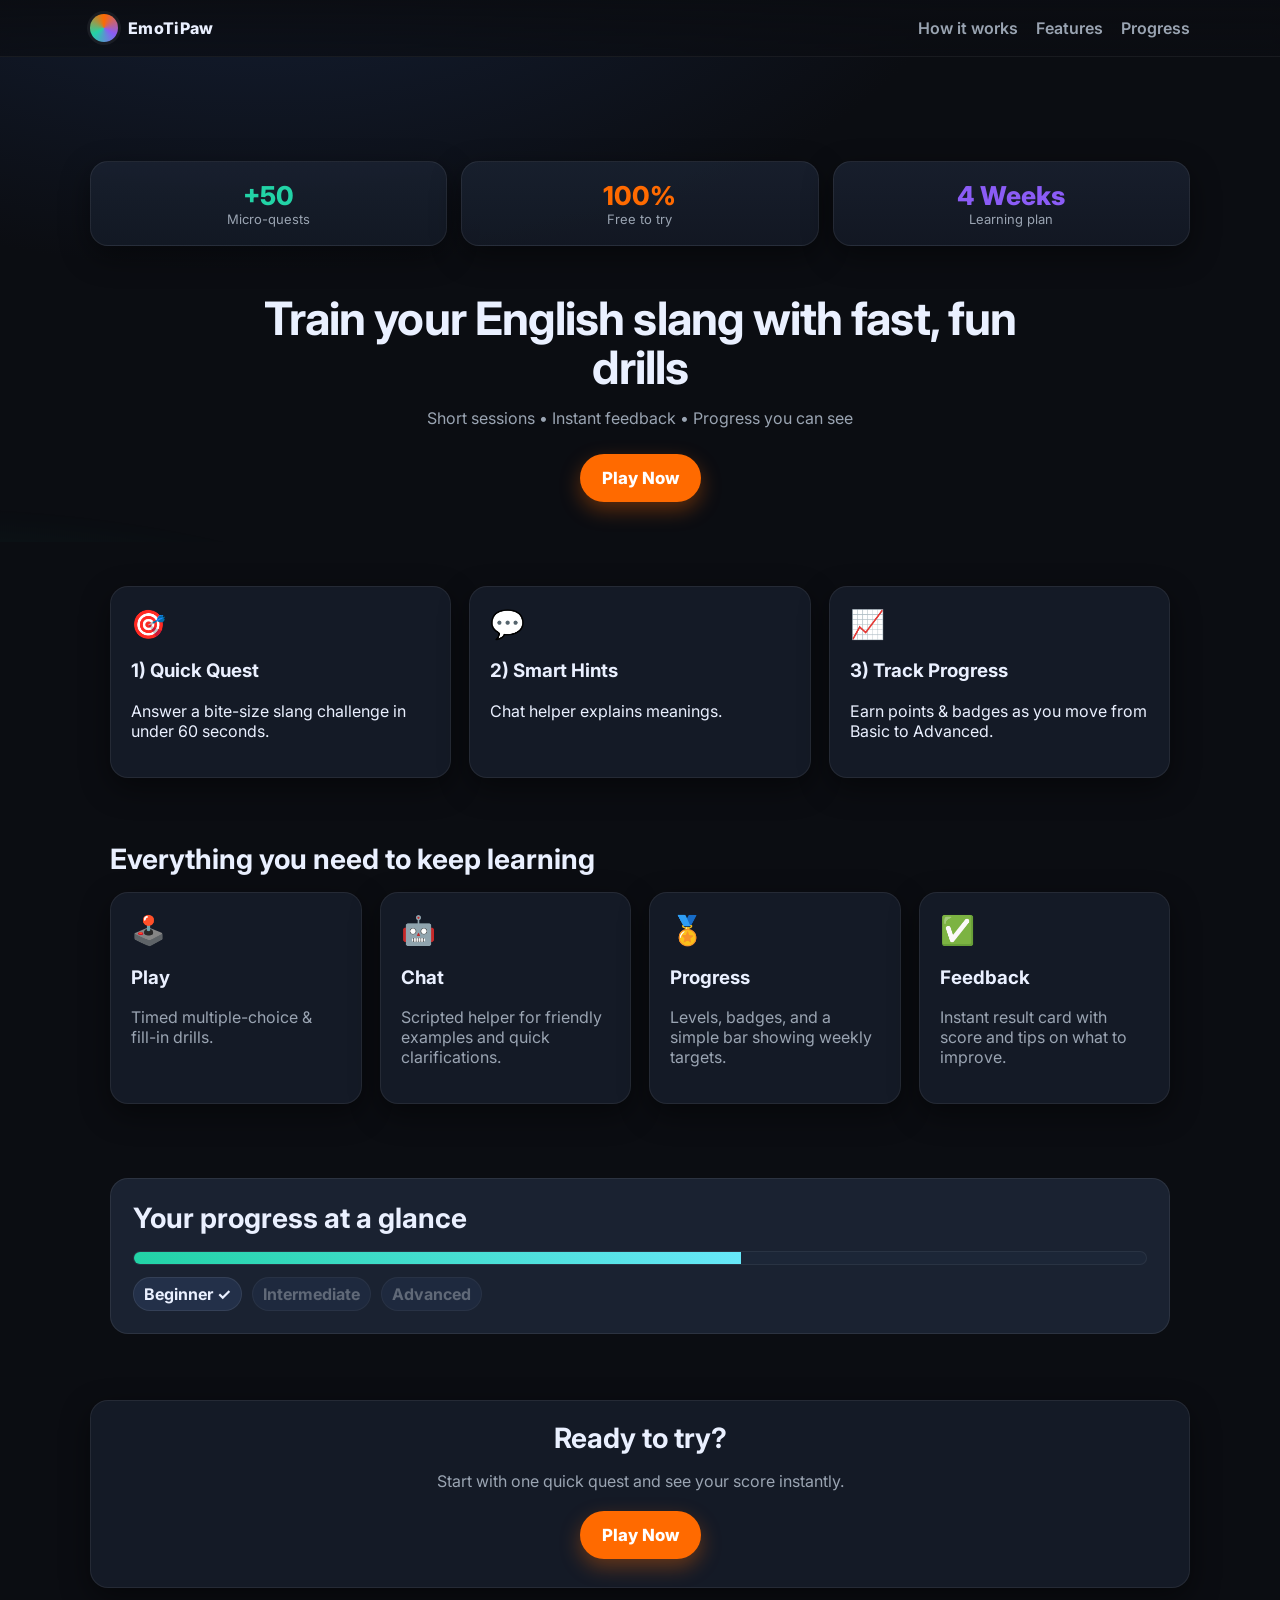
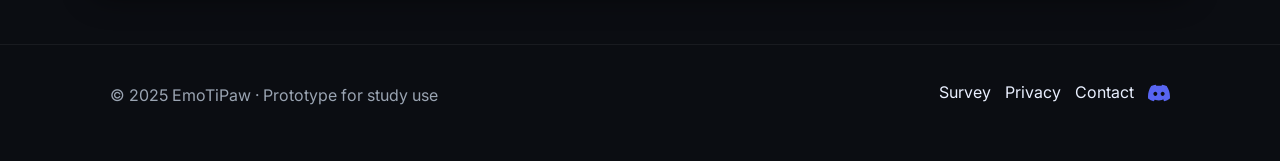
<file: index.html>
<!-- index.html — SlangQuest (Homepage) -->
<!DOCTYPE html>
<html lang="en">
<head>
  <meta charset="utf-8" />
  <meta name="viewport" content="width=device-width, initial-scale=1" />
  <title>SlangQuest — Learn English Slang Faster</title>
  <link rel="stylesheet" href="style.css" />
  <link rel="preconnect" href="https://fonts.googleapis.com">
  <link rel="preconnect" href="https://fonts.gstatic.com" crossorigin>
  <link href="https://fonts.googleapis.com/css2?family=Inter:wght@400;600;800&display=swap" rel="stylesheet">
</head>
<body>
  <!-- HEADER -->
  <header class="site-header">
    <div class="wrap nav">
      <a class="brand" href="#">
        <span class="logo" aria-hidden="true"></span>
        <span class="brand-name">EmoTiPaw</span>
      </a>

      <!-- CSS-only mobile menu -->
      <input id="menu-toggle" type="checkbox" />
      <label class="burger" for="menu-toggle" aria-label="Open menu">☰</label>

      <nav class="menu">
        <a href="#how">How it works</a>
        <a href="#features">Features</a>
        <a href="#progress">Progress</a>
        
      </nav>
    </div>
  </header>

  <!-- HERO -->
  <section class="hero">
    <div class="wrap hero-inner">
      <div class="kpis">
        <div class="card">
          <div class="value g">+50</div>
          <div class="hint">Micro-quests</div>
        </div>
        <div class="card">
          <div class="value o">100%</div>
          <div class="hint">Free to try</div>
        </div>
        <div class="card">
          <div class="value v">4 Weeks</div>
          <div class="hint">Learning plan</div>
        </div>
      </div>

      <h1 class="headline">Train your English slang with fast, fun drills</h1>
      <p class="subhead">Short sessions • Instant feedback • Progress you can see</p>

      <div class="cta-row">
        <a class="btn xl" href="auth.html?next=play.html">Play Now</a>

      </div>
    </div>
  </section>

  <!-- HOW IT WORKS -->
  <section id="how" class="how">
    <div class="wrap grid-3">
      <div class="step card">
        <div class="icon">🎯</div>
        <h3>1) Quick Quest</h3>
        <p>Answer a bite-size slang challenge in under 60 seconds.</p>
      </div>
      <div class="step card">
        <div class="icon">💬</div>
        <h3>2) Smart Hints</h3>
        <p>Chat helper explains meanings.</p>
      </div>
      <div class="step card">
        <div class="icon">📈</div>
        <h3>3) Track Progress</h3>
        <p>Earn points & badges as you move from Basic to Advanced.</p>
      </div>
    </div>
  </section>

  <!-- FEATURES (mapped to your prototype screens) -->
  <section id="features" class="features">
    <div class="wrap">
      <h2 class="section-title">Everything you need to keep learning</h2>
      <div class="grid-4">
        <article class="feature card">
          <div class="icon">🕹️</div>
          <h3>Play</h3>
          <p>Timed multiple-choice & fill-in drills.</p>
        </article>
        <article class="feature card">
          <div class="icon">🤖</div>
          <h3>Chat</h3>
          <p>Scripted helper for friendly examples and quick clarifications.</p>
        </article>
        <article class="feature card">
          <div class="icon">🏅</div>
          <h3>Progress</h3>
          <p>Levels, badges, and a simple bar showing weekly targets.</p>
        </article>
        <article class="feature card">
          <div class="icon">✅</div>
          <h3>Feedback</h3>
          <p>Instant result card with score and tips on what to improve.</p>
        </article>
      </div>
    </div>
  </section>

  <!-- PROGRESS PREVIEW -->
  <section id="progress" class="progress">
    <div class="wrap">
      <div class="panel">
        <h2 class="section-title">Your progress at a glance</h2>
        <div class="bar">
          <span class="bar-fill" style="width:60%"></span>
        </div>
        <ul class="badges">
          <li class="badge">Beginner ✓</li>
          <li class="badge muted">Intermediate</li>
          <li class="badge muted">Advanced</li>
        </ul>
      </div>
    </div>
  </section>

  <!-- DEMO / CTA -->
  <section id="demo" class="demo">
    <div class="wrap card demo-card">
      <h2 class="section-title">Ready to try?</h2>
      <p>Start with one quick quest and see your score instantly.</p>
      <a class="btn xl" href="auth.html?next=play.html">Play Now</a>
    </div>
  </section>

  <!-- FOOTER -->
  <footer class="site-footer">
    <div class="wrap foot">
      <p>© <span id="year">2025</span> EmoTiPaw · Prototype for study use</p>
      <nav class="foot-links">
        <a href="#survey">Survey</a>
        <a href="#privacy">Privacy</a>
        <a href="#contact">Contact</a>
        <a href="https://discord.gg/CzX42cQK" target="_blank" class="discord-link">
          <svg width="22" height="22" viewBox="0 0 127.14 96.36" xmlns="http://www.w3.org/2000/svg">
            <path
              d="M107.7,8.07A105.15,105.15,0,0,0,81.47,0a72.06,72.06,0,0,0-3.36,6.83A97.68,97.68,0,0,0,48,6.83,72.37,72.37,0,0,0,44.64,0,105.89,105.89,0,0,0,18.39,8.09C2.62,32.65-1.71,56.6.54,80.21h0A105.73,105.73,0,0,0,32.71,96.36a77.7,77.7,0,0,0,6.73-11A68.42,68.42,0,0,1,28.1,80.21a54.31,54.31,0,0,0,68.16,0A68.07,68.07,0,0,1,87.7,85.3a77,77,0,0,0,6.74,11A105.26,105.26,0,0,0,126.6,80.23h0C129.09,52.75,121.72,29,107.7,8.07ZM42.45,65.69C36.18,65.69,31,60,31,53s5.05-12.74,11.43-12.74S53.86,46,53.86,53,48.72,65.69,42.45,65.69Zm42.24,0C78.42,65.69,73.24,60,73.24,53s5.05-12.74,11.43-12.74S96.1,46,96.1,53,90.93,65.69,84.69,65.69Z"
              fill="#5865F2" />
          </svg>
        </a>
      </nav>
    </div>
  </footer>
</body>
</html>
</file>
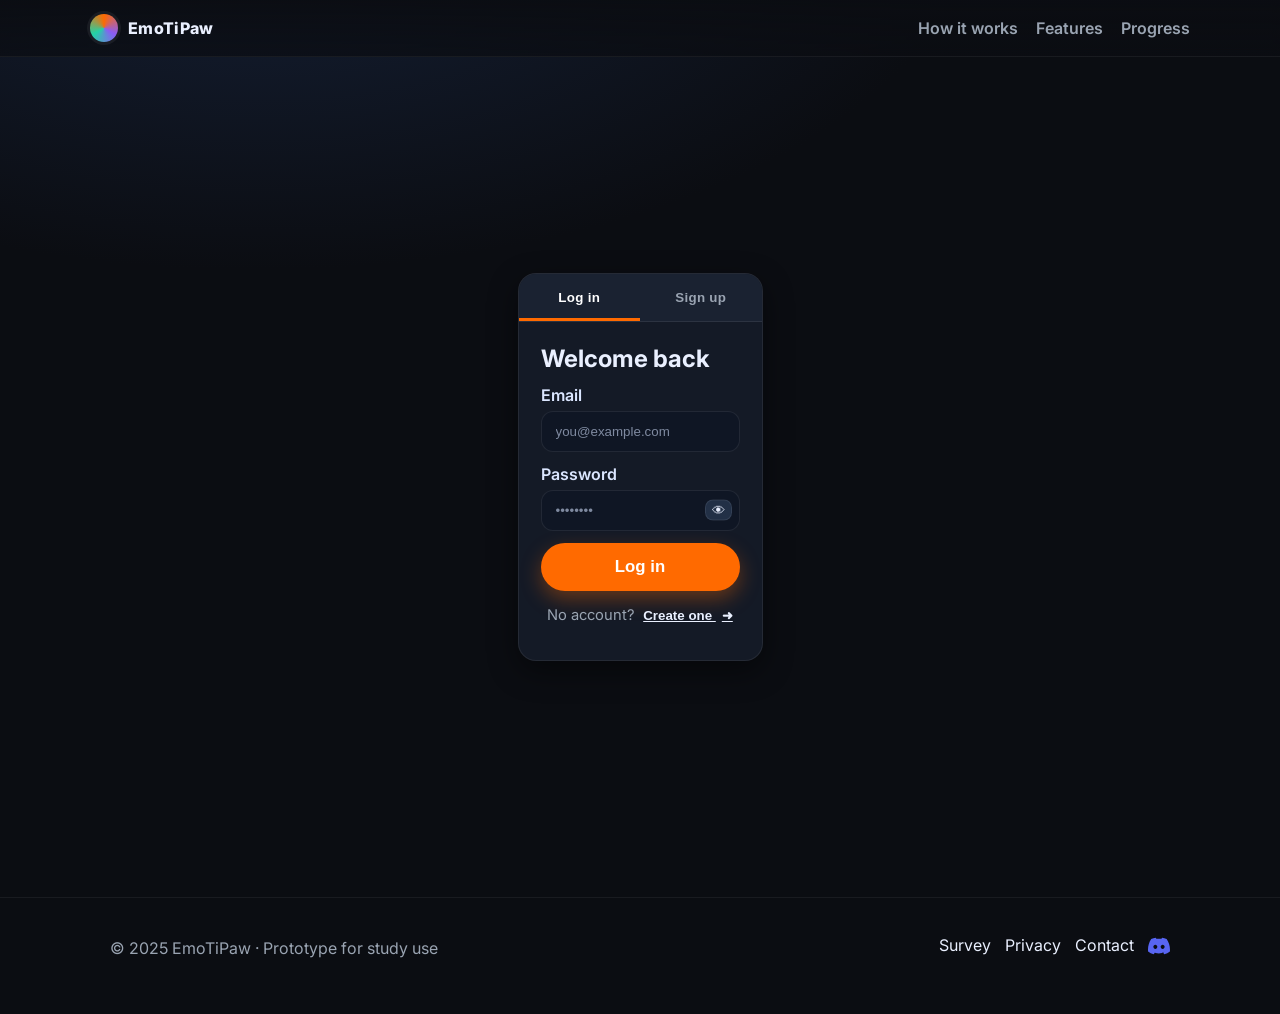
<file: achievement.html>
<!-- achievement.html — SlangQuest (Progress tracker + Achievements) -->
<!DOCTYPE html>
<html lang="en">

<head>
  <meta charset="utf-8" />
  <meta name="viewport" content="width=device-width, initial-scale=1" />
  <title>SlangQuest — Achievements</title>
  <link rel="stylesheet" href="style.css" />
  <link rel="preconnect" href="https://fonts.googleapis.com">
  <link rel="preconnect" href="https://fonts.gstatic.com" crossorigin>
  <link href="https://fonts.googleapis.com/css2?family=Inter:wght@400;600;800&display=swap" rel="stylesheet">
</head>

<body>
  <!-- HEADER -->
  <header class="site-header">
    <div class="wrap nav">
      <a class="brand" href="index.html">
        <span class="logo" aria-hidden="true"></span>
        <span class="brand-name">EmoTiPaw</span>
      </a>

      <!-- Top nav icons (🏆 = current page) -->
      <nav class="menu nav-icons">
        <a class="nav-ico" href="achievement.html" title="Achievements">🏆</a>
        <a class="nav-ico" href="play.html" title="Play / Chat">💬</a>
        <a class="nav-ico" href="feedback.html" title="Progress / Feedback">📊</a>
        <a class="nav-ico" href="dashboard.html" title="Dashboard">📈</a>
        <!-- IMPORTANT: add .bot-trigger so bot.js can open the modal -->
        <a class="nav-ico bot-trigger" href="#" title="Bot" aria-controls="botModal">🤖</a>
      </nav>
    </div>
  </header>

  <!-- MAIN -->
  <main class="play">
    <div class="wrap play-wrap">
      <!-- Progress tracker -->
      <section class="card panel">
        <h2 class="section-title" style="margin-top:0">Progress Tracker</h2>

        <div class="bar" aria-label="Overall progress">
          <span id="overallFill" class="bar-fill" style="width:0%"></span>
        </div>
        <p id="overallText" class="muted" style="margin:10px 0 0">0 correct out of 0 (0%)</p>
      </section>

      <!-- Tiers -->
      <section class="card">
        <h3 class="ch-title">Tiers</h3>
        <div class="grid-3" id="tiers">
          <div class="panel" id="tier-basic" aria-live="polite">
            <div class="icon">🌱</div>
            <div class="value">Basic Quests</div>
            <p class="hint">Start your journey</p>
          </div>
          <div class="panel" id="tier-mid">
            <div class="icon">🧭</div>
            <div class="value">Intermediate</div>
            <p class="hint">Solid progress</p>
          </div>
          <div class="panel" id="tier-adv">
            <div class="icon">🚀</div>
            <div class="value">Advanced</div>
            <p class="hint">Master of slang</p>
          </div>
        </div>
      </section>

      <!-- Achievements -->
      <section class="card">
        <h3 class="ch-title">Achievements</h3>
        <ul class="badges" id="badgesRow" style="flex-wrap:wrap"></ul>
        <p id="noBadges" class="muted" style="margin-top:8px">Play a few levels to unlock badges!</p>
      </section>

      <!-- Areas for Improvement -->
      <section class="card">
        <h3 class="ch-title">Areas for Improvement</h3>
        <div class="panel" id="improveBox">
          <p class="muted" id="improveText">
            We’ll show helpful tips here once you’ve completed at least one level.
          </p>
        </div>
      </section>
    </div>
  </main>

  <!-- Celebration overlay for consistency (optional) -->
  <div id="celebrate" class="celebrate" aria-hidden="true"></div>

  <!-- FOOTER -->
  <footer class="site-footer">
    <div class="wrap foot">
      <p>© <span id="year">2025</span> EmoTiPaw · Prototype for study use</p>
      <nav class="foot-links">
        <a href="index.html#privacy">Privacy</a>
        <a href="index.html#contact">Contact</a>
        <a href="https://discord.gg/CzX42cQK" target="_blank" class="discord-link">
          <svg width="22" height="22" viewBox="0 0 127.14 96.36" xmlns="http://www.w3.org/2000/svg">
            <path
              d="M107.7,8.07A105.15,105.15,0,0,0,81.47,0a72.06,72.06,0,0,0-3.36,6.83A97.68,97.68,0,0,0,48,6.83,72.37,72.37,0,0,0,44.64,0,105.89,105.89,0,0,0,18.39,8.09C2.62,32.65-1.71,56.6.54,80.21h0A105.73,105.73,0,0,0,32.71,96.36a77.7,77.7,0,0,0,6.73-11A68.42,68.42,0,0,1,28.1,80.21a54.31,54.31,0,0,0,68.16,0A68.07,68.07,0,0,1,87.7,85.3a77,77,0,0,0,6.74,11A105.26,105.26,0,0,0,126.6,80.23h0C129.09,52.75,121.72,29,107.7,8.07ZM42.45,65.69C36.18,65.69,31,60,31,53s5.05-12.74,11.43-12.74S53.86,46,53.86,53,48.72,65.69,42.45,65.69Zm42.24,0C78.42,65.69,73.24,60,73.24,53s5.05-12.74,11.43-12.74S96.1,46,96.1,53,90.93,65.69,84.69,65.69Z"
              fill="#5865F2" />
          </svg>
        </a>
      </nav>
    </div>
  </footer>

  <!-- Chatbot Modal (MOVED inside <body>, just before scripts) -->
  <div id="botModal" class="bot-modal hidden" aria-hidden="true" role="dialog" aria-label="Chat with SlangQuest Bot">
    <div class="bot-sheet">
      <header class="bot-head">
        <div class="bot-title">SlangQuest Bot</div>
        <button id="botClose" class="bot-x" aria-label="Close">✖</button>
      </header>

      <div id="chat-window" class="bot-body">
        <!-- messages get appended here -->
        <div class="msg bot">
          <div class="bubble">Hey! Ask me about slang meanings, examples, or quiz help. 👋</div>
        </div>
      </div>

      <form id="botForm" class="bot-foot">
        <input id="chat-input" type="text" placeholder="Type your message..." autocomplete="off" required />
        <button class="btn" type="submit">Send</button>
      </form>
    </div>
  </div>

  <!-- Page script -->
  <script>
    const CUR_KEY = 'sq.currentUser';
    const RESULTS_KEY = 'sq.results';

    const y = document.getElementById('year'); if (y) y.textContent = String(new Date().getFullYear());

    const user = JSON.parse(localStorage.getItem(CUR_KEY) || 'null');
    if (!user) location.href = 'auth.html?next=achievement.html';

    const results = JSON.parse(localStorage.getItem(RESULTS_KEY) || '[]');
    const totalCorrect = results.reduce((s, r) => s + (Number(r.score) || 0), 0);
    const totalQs = results.reduce((s, r) => s + (Number(r.total) || 0), 0);
    const levelsDone = results.length;
    const percent = totalQs ? Math.round((totalCorrect / totalQs) * 100) : 0;

    const fill = document.getElementById('overallFill');
    const txt = document.getElementById('overallText');
    if (fill) fill.style.width = (percent || 0) + '%';
    if (txt) txt.textContent = `${totalCorrect} correct out of ${totalQs} (${percent}%)`;

    function activate(id, active) {
      const el = document.getElementById(id);
      if (!el) return;
      el.style.opacity = active ? '1' : '.55';
      el.style.border = active ? '1px solid rgba(255,255,255,.18)' : '1px solid rgba(255,255,255,.08)';
    }
    activate('tier-basic', levelsDone > 0);
    activate('tier-mid', levelsDone >= 5 || percent >= 50);
    activate('tier-adv', levelsDone >= 10 || percent >= 80);

    const badgesRow = document.getElementById('badgesRow');
    const noBadges = document.getElementById('noBadges');

    function addBadge(emoji, label) {
      const li = document.createElement('li');
      li.className = 'badge';
      li.style.display = 'flex';
      li.style.alignItems = 'center';
      li.style.gap = '8px';
      li.innerHTML = `<span style="font-size:20px">${emoji}</span><span>${label}</span>`;
      badgesRow.appendChild(li);
      noBadges && (noBadges.style.display = 'none');
    }

    if (levelsDone >= 1) addBadge('🥉', 'First Quest — finished a level');
    if (levelsDone >= 3) addBadge('🥈', 'On a Roll — 3+ levels complete');
    if (levelsDone >= 7) addBadge('🥇', 'Veteran — 7+ levels complete');

    const best = results.reduce((m, r) => Math.max(m, r.score || 0), 0);
    if (best >= 8) addBadge('🏆', 'High Scorer — 8+ in one level');
    if (best === 10) addBadge('⭐', 'Perfect 10 — flawless level');

    if (percent >= 80 && levelsDone >= 5) addBadge('🔥', 'Hot Streak — strong accuracy');

    const tip = document.getElementById('improveText');
    if (levelsDone === 0) {
      tip.textContent = 'Try Level 1 to start earning badges. Aim for speed and accuracy!';
    } else {
      const withAcc = results.map(r => ({ ...r, acc: r.total ? r.score / r.total : 0 }));
      withAcc.sort((a, b) => a.acc - b.acc);
      const weakest = withAcc[0];

      let advice = [];
      if (percent < 50) advice.push('Focus on understanding the core meanings first, then speed.');
      else if (percent < 70) advice.push('You’re close! Review similar slang families to reduce mistakes.');
      else advice.push('Great accuracy — push for faster decisions and perfect rounds.');

      if (weakest && weakest.total) {
        advice.push(`Your weakest round was Level ${weakest.level} (${weakest.score}/${weakest.total}). Consider retrying it for a quick win.`);
      }

      tip.textContent = advice.join(' ');
    }
  </script>

  <!-- Chatbot script LAST so it can find the DOM -->
  <script src="bot.js"></script>
</body>

</html>
</file>
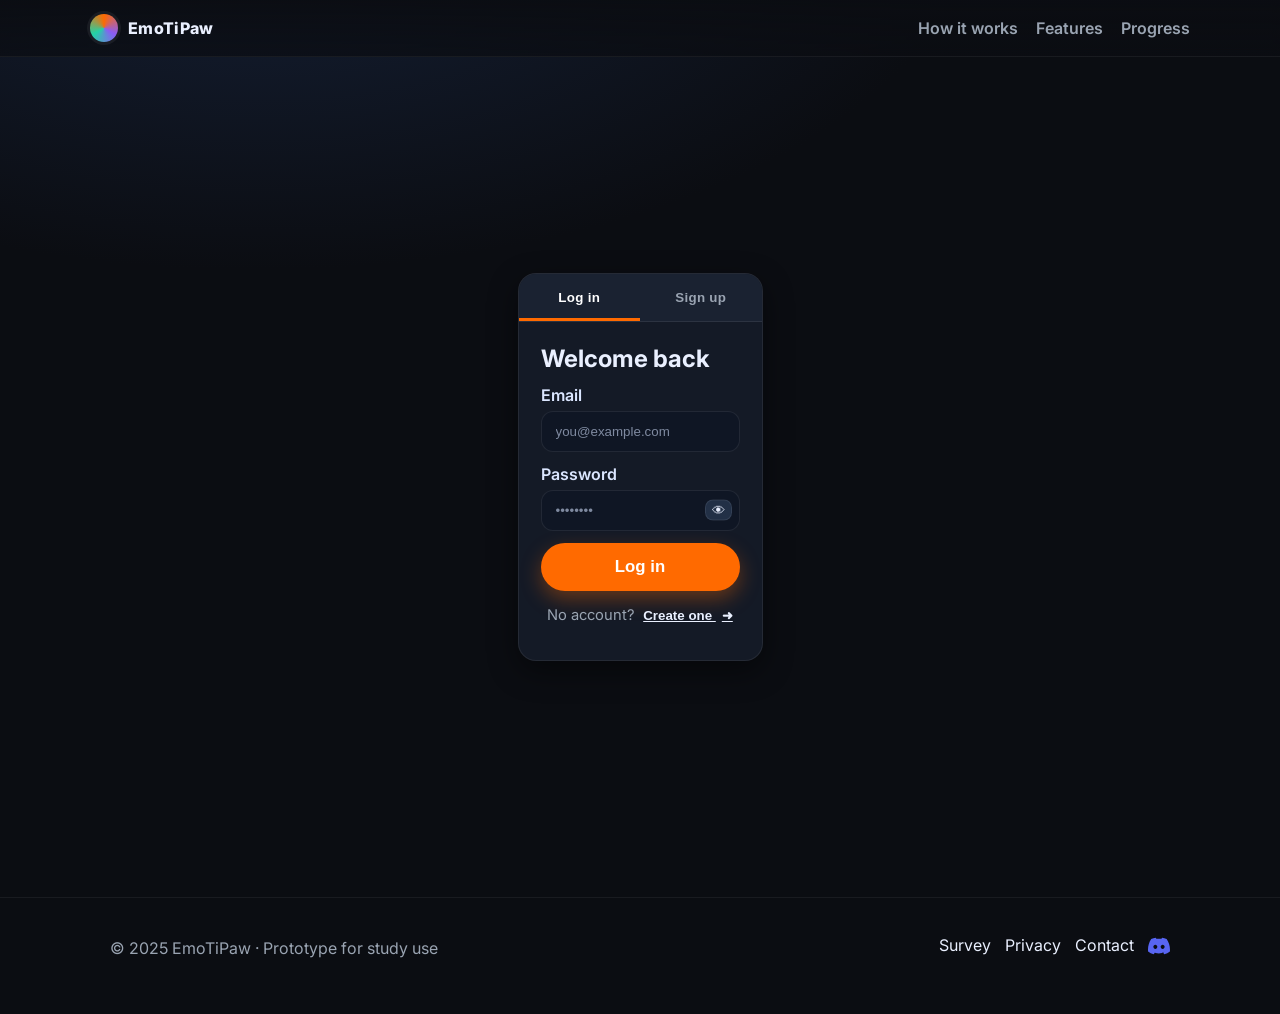
<file: auth.html>
<!-- auth.html — SlangQuest (Login & Sign Up with JS) -->
<!DOCTYPE html>
<html lang="en">

<head>
  <meta charset="utf-8" />
  <meta name="viewport" content="width=device-width, initial-scale=1" />
  <title>SlangQuest — Login / Sign Up</title>
  <link rel="stylesheet" href="style.css" />
  <link rel="preconnect" href="https://fonts.googleapis.com">
  <link rel="preconnect" href="https://fonts.gstatic.com" crossorigin>
  <link href="https://fonts.googleapis.com/css2?family=Inter:wght@400;600;800&display=swap" rel="stylesheet">
</head>

<body>
  <!-- HEADER -->
  <header class="site-header">
    <div class="wrap nav">
      <a class="brand" href="index.html">
        <span class="logo" aria-hidden="true"></span>
        <span class="brand-name">EmoTiPaw</span>
      </a>
      <nav class="menu">
        <a href="index.html#how">How it works</a>
        <a href="index.html#features">Features</a>
        <a href="index.html#progress">Progress</a>
      </nav>
    </div>
  </header>

  <!-- AUTH -->
  <main class="auth">
    <div class="wrap auth-wrap">
      <div class="auth-card card">
        <!-- Tabs -->
        <div class="tabs js-tabs">
          <button class="tab is-active" data-tab="login">Log in</button>
          <button class="tab" data-tab="signup">Sign up</button>
          <span class="glider" aria-hidden="true"></span>
        </div>

        <!-- LOGIN -->
        <form id="loginForm" class="form" autocomplete="on" novalidate>
          <h1 class="form-title">Welcome back</h1>

          <label class="fi">
            <span>Email</span>
            <input id="loginEmail" type="email" name="email" placeholder="you@example.com" required>
          </label>

          <label class="fi">
            <span>Password</span>
            <div class="pw">
              <input id="loginPassword" type="password" name="password" placeholder="••••••••" minlength="6" required>
              <button class="pw-toggle" type="button" data-target="loginPassword"
                aria-label="Show/Hide password">👁</button>
            </div>
          </label>

          <!-- removed Remember/Demo row -->

          <button class="btn xl wfull" type="submit">Log in</button>

          <p class="muted center sm next-link">
            No account?
            <button class="link-arrow js-switch" data-to="signup" type="button">
              Create one <span class="arrow">➜</span>
            </button>
          </p>
        </form>

        <!-- SIGN UP -->
        <form id="signupForm" class="form is-hidden" autocomplete="on" novalidate>
          <h1 class="form-title">Create your account</h1>

          <label class="fi">
            <span>Nickname</span>
            <input id="suNickname" type="text" name="nickname" placeholder="e.g., Nova" maxlength="24" required>
          </label>

          <label class="fi">
            <span>Email</span>
            <input id="suEmail" type="email" name="email" placeholder="you@example.com" required>
          </label>

          <label class="fi">
            <span>Password</span>
            <div class="pw">
              <input id="suPassword" type="password" name="password" placeholder="min. 6 characters" minlength="6"
                required>
              <button class="pw-toggle" type="button" data-target="suPassword"
                aria-label="Show/Hide password">👁</button>
            </div>
          </label>

          <label class="fi">
            <span>Confirm password</span>
            <div class="pw">
              <input id="suConfirm" type="password" name="confirm" placeholder="repeat password" minlength="6" required>
              <button class="pw-toggle" type="button" data-target="suConfirm"
                aria-label="Show/Hide password">👁</button>
            </div>
          </label>

          <!-- add tracking -->
          <input type="hidden" name="date" id="suDate">
          <input type="hidden" name="week" id="suWeek">


          <!-- removed Terms checkbox -->

          <button class="btn xl wfull" type="submit">Sign up</button>

          <!-- removed "Already have an account?" row -->
        </form>
      </div>

      <!-- Toast / messages -->
      <div id="toast" class="toast" role="status" aria-live="polite"></div>
    </div>
  </main>

  <!-- FOOTER -->
  <footer class="site-footer">
    <div class="wrap foot">
      <p>© <span id="year">2025</span> EmoTiPaw · Prototype for study use</p>
      <nav class="foot-links">
        <a href="index.html#survey">Survey</a>
        <a href="index.html#privacy">Privacy</a>
        <a href="index.html#contact">Contact</a>
        <a href="https://discord.gg/CzX42cQK" target="_blank" class="discord-link">
          <svg width="22" height="22" viewBox="0 0 127.14 96.36" xmlns="http://www.w3.org/2000/svg">
            <path
              d="M107.7,8.07A105.15,105.15,0,0,0,81.47,0a72.06,72.06,0,0,0-3.36,6.83A97.68,97.68,0,0,0,48,6.83,72.37,72.37,0,0,0,44.64,0,105.89,105.89,0,0,0,18.39,8.09C2.62,32.65-1.71,56.6.54,80.21h0A105.73,105.73,0,0,0,32.71,96.36a77.7,77.7,0,0,0,6.73-11A68.42,68.42,0,0,1,28.1,80.21a54.31,54.31,0,0,0,68.16,0A68.07,68.07,0,0,1,87.7,85.3a77,77,0,0,0,6.74,11A105.26,105.26,0,0,0,126.6,80.23h0C129.09,52.75,121.72,29,107.7,8.07ZM42.45,65.69C36.18,65.69,31,60,31,53s5.05-12.74,11.43-12.74S53.86,46,53.86,53,48.72,65.69,42.45,65.69Zm42.24,0C78.42,65.69,73.24,60,73.24,53s5.05-12.74,11.43-12.74S96.1,46,96.1,53,90.93,65.69,84.69,65.69Z"
              fill="#5865F2" />
          </svg>
        </a>
      </nav>
    </div>
  </footer>

  <script src="script.js"></script>

</body>

</html>
</file>
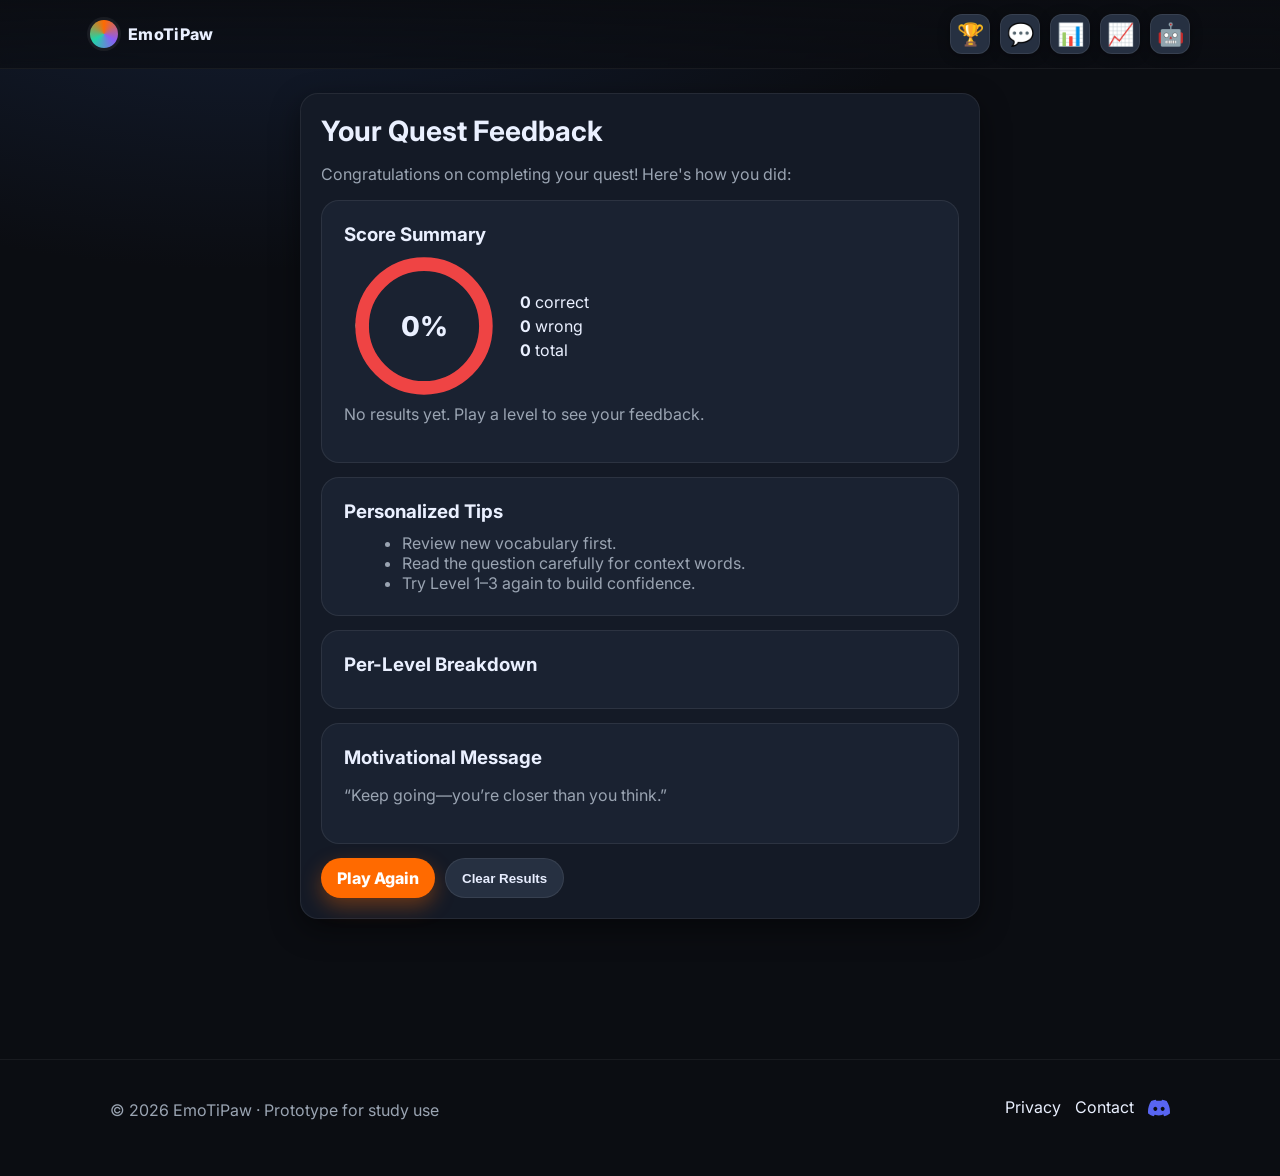
<file: feedback.html>
<!-- feedback.html — SlangQuest Results & Feedback -->
<!DOCTYPE html>
<html lang="en">

<head>
  <meta charset="utf-8" />
  <meta name="viewport" content="width=device-width, initial-scale=1" />
  <title>SlangQuest — Feedback</title>
  <link rel="stylesheet" href="style.css" />
  <link rel="preconnect" href="https://fonts.googleapis.com">
  <link rel="preconnect" href="https://fonts.gstatic.com" crossorigin>
  <link href="https://fonts.googleapis.com/css2?family=Inter:wght@400;600;800&display=swap" rel="stylesheet">
</head>

<body>
  <!-- HEADER -->
  <header class="site-header">
    <div class="wrap nav">
      <!-- brand now goes to Achievements -->
      <a class="brand" href="index.html">
        <span class="logo" aria-hidden="true"></span>
        <span class="brand-name">EmoTiPaw</span>
      </a>
      <!-- Top nav icons -->
      <nav class="menu nav-icons">
        <!-- Achievements -->
        <a class="nav-ico" href="achievement.html" title="Achievements">🏆</a>
        <!-- Play / Chat -->
        <a class="nav-ico" href="play.html" title="Play / Chat">💬</a>
        <!-- Progress / Feedback -->
        <a class="nav-ico" href="feedback.html" title="Progress / Feedback">📊</a>
        <a class="nav-ico" href="dashboard.html" title="Dashboard">📈</a>
        <!-- Bot: add .bot-trigger so bot.js can open the modal -->
        <a class="nav-ico bot-trigger" href="#" title="Bot" aria-controls="botModal">🤖</a>
      </nav>
    </div>
  </header>

  <!-- FEEDBACK -->
  <main class="play">
    <div class="wrap play-wrap">

      <!-- Top summary card (matches your prototype structure) -->
      <section class="card">
        <h2 class="section-title">Your Quest Feedback</h2>
        <p class="muted" id="summaryLine">
          Congratulations on completing your quest! Here's how you did:
        </p>

        <!-- Score Summary -->
        <div class="panel" style="margin-top:10px">
          <h3 class="ch-title">Score Summary</h3>
          <div class="stats-grid">
            <div class="donut-wrap">
              <!-- SVG donut chart will render here -->
              <svg id="donut" class="donut" viewBox="0 0 36 36" aria-label="overall score chart">
                <!-- back ring -->
                <circle class="donut-ring" cx="18" cy="18" r="15.915"></circle>
                <!-- correct slice -->
                <circle id="donut-correct" class="donut-segment-c" cx="18" cy="18" r="15.915" stroke-dasharray="0 100"
                  stroke-dashoffset="25"></circle>
                <!-- wrong slice -->
                <circle id="donut-wrong" class="donut-segment-w" cx="18" cy="18" r="15.915" stroke-dasharray="0 100"
                  stroke-dashoffset="25"></circle>
                <text id="donut-label" x="18" y="20.5" text-anchor="middle" class="donut-label">0%</text>
              </svg>
            </div>
            <ul class="stat-lines">
              <li><strong id="totalCorrect">0</strong> correct</li>
              <li><strong id="totalWrong">0</strong> wrong</li>
              <li><strong id="totalQuestions">0</strong> total</li>
            </ul>
          </div>
          <p class="muted" id="summaryNote" style="margin-top:8px"></p>
        </div>

        <!-- Personalized Tips -->
        <div class="panel" style="margin-top:14px">
          <h3 class="ch-title">Personalized Tips</h3>
          <ul id="tipsList" class="muted" style="margin:6px 0 0 18px"></ul>
        </div>

        <!-- Per-level results -->
        <div class="panel" style="margin-top:14px">
          <h3 class="ch-title">Per-Level Breakdown</h3>
          <div id="levelsGrid" class="levels-grid"></div>
        </div>

        <!-- Motivational -->
        <div class="panel" style="margin-top:14px">
          <h3 class="ch-title">Motivational Message</h3>
          <p id="motivation" class="muted">Keep pushing forward!</p>
        </div>

        <div class="actions" style="margin-top:14px">
          <a class="btn" href="play.html">Play Again</a>
          <button id="resetResults" class="btn ghost" type="button" title="Clear saved results">Clear Results</button>
        </div>
      </section>

    </div>
  </main>

  <!-- FOOTER -->
  <footer class="site-footer">
    <div class="wrap foot">
      <p>© <span id="year">2025</span> EmoTiPaw · Prototype for study use</p>
      <nav class="foot-links">
        <a href="index.html#privacy">Privacy</a>
        <a href="index.html#contact">Contact</a>
        <a href="https://discord.gg/CzX42cQK" target="_blank" class="discord-link">
          <svg width="22" height="22" viewBox="0 0 127.14 96.36" xmlns="http://www.w3.org/2000/svg">
            <path
              d="M107.7,8.07A105.15,105.15,0,0,0,81.47,0a72.06,72.06,0,0,0-3.36,6.83A97.68,97.68,0,0,0,48,6.83,72.37,72.37,0,0,0,44.64,0,105.89,105.89,0,0,0,18.39,8.09C2.62,32.65-1.71,56.6.54,80.21h0A105.73,105.73,0,0,0,32.71,96.36a77.7,77.7,0,0,0,6.73-11A68.42,68.42,0,0,1,28.1,80.21a54.31,54.31,0,0,0,68.16,0A68.07,68.07,0,0,1,87.7,85.3a77,77,0,0,0,6.74,11A105.26,105.26,0,0,0,126.6,80.23h0C129.09,52.75,121.72,29,107.7,8.07ZM42.45,65.69C36.18,65.69,31,60,31,53s5.05-12.74,11.43-12.74S53.86,46,53.86,53,48.72,65.69,42.45,65.69Zm42.24,0C78.42,65.69,73.24,60,73.24,53s5.05-12.74,11.43-12.74S96.1,46,96.1,53,90.93,65.69,84.69,65.69Z"
              fill="#5865F2" />
          </svg>
        </a>
      </nav>
    </div>
  </footer>

  <!-- Chatbot Modal (INSIDE body, before scripts) -->
  <div id="botModal" class="bot-modal hidden" aria-hidden="true" role="dialog" aria-label="Chat with SlangQuest Bot">
    <div class="bot-sheet">
      <header class="bot-head">
        <div class="bot-title">EmoTiPaw</div>
        <button id="botClose" class="bot-x" aria-label="Close">✖</button>
      </header>

      <div id="chat-window" class="bot-body">
        <div class="msg bot">
          <div class="bubble">Hey! Ask me about slang meanings, examples, or quiz help. 👋</div>
        </div>
      </div>

      <form id="botForm" class="bot-foot">
        <input id="chat-input" type="text" placeholder="Type your message..." autocomplete="off" required />
        <button class="btn" type="submit">Send</button>
      </form>
    </div>
  </div>

  <!-- Scripts (bot.js LAST so it can find the DOM) -->
  <script src="feedback.js"></script>
  <script src="bot.js"></script>
</body>

</html>
</file>
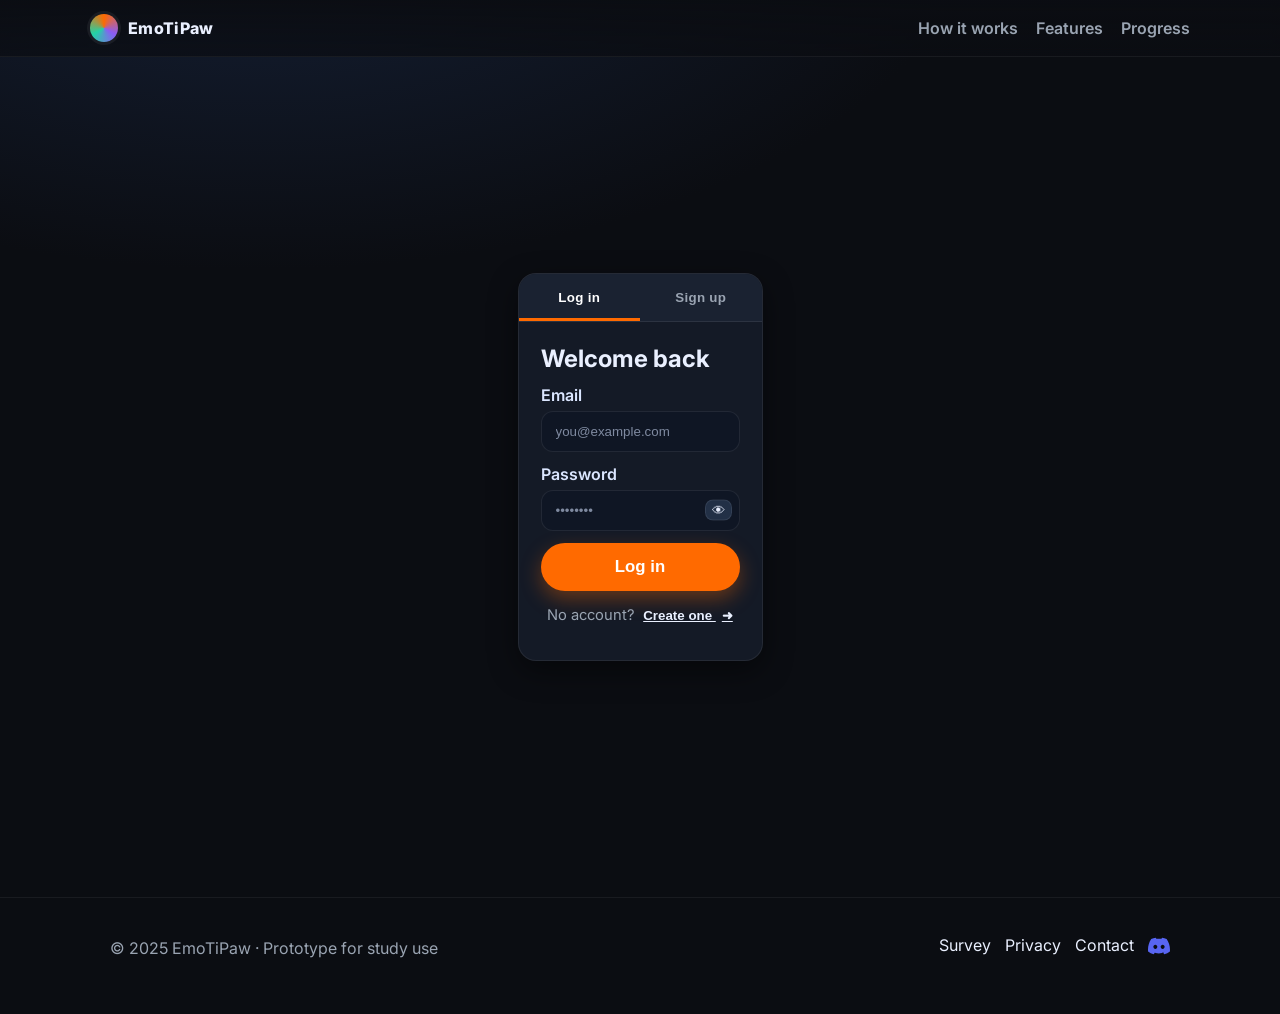
<file: play.html>
<!-- play.html — SlangQuest (Levels 1–10, text-only quizzes) -->
<!DOCTYPE html>
<html lang="en">

<head>
  <meta charset="utf-8" />
  <meta name="viewport" content="width=device-width, initial-scale=1" />
  <title>SlangQuest — Play</title>
  <link rel="stylesheet" href="style.css" />
  <link rel="preconnect" href="https://fonts.googleapis.com">
  <link rel="preconnect" href="https://fonts.gstatic.com" crossorigin>
  <link href="https://fonts.googleapis.com/css2?family=Inter:wght@400;600;800&display=swap" rel="stylesheet">
</head>

<body>
  <!-- HEADER -->
  <header class="site-header">
    <div class="wrap nav">
      <!-- brand now goes to Achievements -->
      <a class="brand" href="index.html">
        <span class="logo" aria-hidden="true"></span>
        <span class="brand-name">EmoTiPaw</span>
      </a>

      <!-- Top nav icons -->
      <nav class="menu nav-icons">
        <!-- trophy now links to Achievements -->
        <a class="nav-ico" href="achievement.html" title="Achievements">🏆</a>
        <a class="nav-ico" href="play.html" title="Play / Chat">💬</a>
        <a class="nav-ico" href="feedback.html" title="Progress / Feedback">📊</a>
        <a class="nav-ico" href="dashboard.html" title="Dashboard">📈</a>
        <!-- Bot trigger -->
        <a class="nav-ico bot-trigger" href="#" title="Bot">🤖</a>
      </nav>
    </div>
  </header>

  <!-- PLAY -->
  <main class="play">
    <div class="wrap play-wrap">

      <!-- Start card (shown first) -->
      <section id="startCard" class="card intro">
        <h2 class="ch-title">Ready to start?</h2>
        <p class="muted">Each level has 10 quick questions. You have 5 seconds per question. Good luck!</p>
        <div class="actions">
          <button id="startBtn" class="btn xl">Start Level 1</button>
        </div>
      </section>

      <!-- top row: level + timer + score (hidden until start) -->
      <div class="top-row is-hidden">
        <div id="levelBadge" class="score-chip">Level 1</div>
        <div class="timer"><span id="timerFill" class="timer-fill"></span></div>
        <div class="score-chip"><span id="scoreVal">0</span>/10</div>
      </div>

      <!-- Level Complete panel -->
      <div id="levelEnd" class="card level-end hidden" role="dialog" aria-modal="true" aria-labelledby="levelEndTitle">
        <h3 id="levelEndTitle" class="ch-title">Level Complete</h3>
        <p id="levelEndMsg" class="muted">Your score: X/10</p>
        <div class="actions">
          <button id="retryBtn" class="btn ghost">Retry Level</button>
          <button id="nextLevelBtn" class="btn">Next Level</button>
        </div>
      </div>

      <!-- quiz card (hidden until start) -->
      <section class="card challenge is-hidden">
        <h2 id="chTitle" class="ch-title">Challenge</h2>
        <p id="questionText" class="ch-q"></p>

        <form id="qForm" class="ch-options"></form>

        <div class="actions">
          <button id="submitBtn" class="btn ch-action">Submit Answer</button>
          <button id="nextBtn" class="btn ghost ch-action">Next</button>
        </div>
        <p id="feedback" class="muted ch-feedback"></p>
      </section>

      <!-- nav row (hidden until start) -->
      <div class="ch-nav is-hidden">
        <button id="prevBtn" class="link-plain">Previous</button>
        <div class="muted small" id="counter">1 / 10</div>
      </div>
    </div>
  </main>

  <!-- Celebration overlay -->
  <div id="celebrate" class="celebrate" aria-hidden="true"></div>

  <!-- FOOTER -->
  <footer class="site-footer">
    <div class="wrap foot">
      <p>© <span id="year">2025</span> EmoTiPaw · Prototype for study use</p>
      <nav class="foot-links">
        <a href="index.html#privacy">Privacy</a>
        <a href="index.html#contact">Contact</a>
        <a href="https://discord.gg/CzX42cQK" target="_blank" class="discord-link">
          <svg width="22" height="22" viewBox="0 0 127.14 96.36" xmlns="http://www.w3.org/2000/svg">
            <path
              d="M107.7,8.07A105.15,105.15,0,0,0,81.47,0a72.06,72.06,0,0,0-3.36,6.83A97.68,97.68,0,0,0,48,6.83,72.37,72.37,0,0,0,44.64,0,105.89,105.89,0,0,0,18.39,8.09C2.62,32.65-1.71,56.6.54,80.21h0A105.73,105.73,0,0,0,32.71,96.36a77.7,77.7,0,0,0,6.73-11A68.42,68.42,0,0,1,28.1,80.21a54.31,54.31,0,0,0,68.16,0A68.07,68.07,0,0,1,87.7,85.3a77,77,0,0,0,6.74,11A105.26,105.26,0,0,0,126.6,80.23h0C129.09,52.75,121.72,29,107.7,8.07ZM42.45,65.69C36.18,65.69,31,60,31,53s5.05-12.74,11.43-12.74S53.86,46,53.86,53,48.72,65.69,42.45,65.69Zm42.24,0C78.42,65.69,73.24,60,73.24,53s5.05-12.74,11.43-12.74S96.1,46,96.1,53,90.93,65.69,84.69,65.69Z"
              fill="#5865F2" />
          </svg>
        </a>
        <!-- NEW: Go back to Level 1 link at the bottom -->

      </nav>
    </div>
  </footer>

  <!-- Page scripts -->
  <script src="play.js"></script>

  <!-- Chatbot Modal (place at the END of body) -->
  <div id="botModal" class="bot-modal hidden" aria-hidden="true" role="dialog" aria-label="Chat with SlangQuest Bot">
    <div class="bot-sheet">
      <header class="bot-head">
        <div class="bot-title">SlangQuest Bot</div>
        <button id="botClose" class="bot-x" aria-label="Close">✖</button>
      </header>

      <div id="chat-window" class="bot-body">
        <div class="msg bot">
          <div class="bubble">Hey! Ask me about slang meanings, examples, or quiz help. 👋</div>
        </div>
      </div>

      <form id="botForm" class="bot-foot">
        <input id="chat-input" type="text" placeholder="Type your message..." autocomplete="off" required />
        <button class="btn" type="submit">Send</button>
      </form>
    </div>
  </div>

  <!-- Chatbot JS (after page scripts) -->
  <script src="bot.js"></script>
</body>

</html>
</file>
<file: style.css>
/* =========================================================
   SlangQuest — Global Styles (index.html + auth.html + play)
   Palette & layout tuned for dark UI, mobile-first.
   ========================================================= */
:root {
  --bg: #0b0d12;
  /* page background */
  --bg2: #0e1118;
  /* hero overlay */
  --panel: #141a26;
  /* card base */
  --panel2: #1a2231;
  /* alt card */
  --text: #eaf0ff;
  /* primary text */
  --muted: #9aa4b2;
  /* secondary text */
  --accent: #ff6a00;
  /* CTA orange */
  --mint: #22d3a6;
  /* success/positive */
  --violet: #8b5cf6;
  /* secondary accent */
  --danger: #ef4444;
  /* error */
  --radius: 18px;
  --shadow: 0 10px 30px rgba(0, 0, 0, .45);
  --max: 1100px;
  --focus: 0 0 0 3px rgba(74, 168, 255, .22);
}

* {
  box-sizing: border-box
}

html,
body {
  height: 100%
}

body {
  margin: 0;
  font-family: Inter, system-ui, -apple-system, Segoe UI, Roboto, "Helvetica Neue", Arial, sans-serif;
  color: var(--text);
  background:
    radial-gradient(1200px 600px at 20% -10%, #152036 0%, #0b0d12 60%) fixed,
    var(--bg);
  -webkit-font-smoothing: antialiased;
  -moz-osx-font-smoothing: grayscale;
}

a {
  color: inherit;
  text-decoration: none
}

a:focus-visible,
button:focus-visible,
input:focus-visible,
label:focus-visible {
  outline: none;
  box-shadow: var(--focus);
  border-radius: 10px;
}

.wrap {
  max-width: var(--max);
  margin: 0 auto;
  padding: 0 20px
}

/* =========================================================
   Header / Nav (shared)
   ========================================================= */
.site-header {
  position: sticky;
  top: 0;
  z-index: 40;
  background: linear-gradient(to bottom, rgba(11, 13, 18, .95), rgba(11, 13, 18, .7));
  border-bottom: 1px solid rgba(255, 255, 255, .06);
  backdrop-filter: saturate(1.1) blur(4px);
}

.nav {
  display: flex;
  align-items: center;
  justify-content: space-between;
  padding: 14px 0
}

.brand {
  display: flex;
  gap: 10px;
  align-items: center;
  font-weight: 800
}

.logo {
  width: 28px;
  height: 28px;
  border-radius: 50%;
  background: conic-gradient(from 0deg, var(--accent), var(--violet), var(--mint), var(--accent));
  box-shadow: 0 0 0 3px rgba(255, 255, 255, .06)
}

.brand-name {
  letter-spacing: .3px
}

.menu {
  display: flex;
  gap: 18px;
  align-items: center
}

.menu a {
  color: var(--muted);
  font-weight: 600;
  transition: color .15s ease
}

.menu a:hover {
  color: #fff
}

/* ── Top-nav icon buttons (replacing text links) ───────────────────── */
.nav-icons {
  gap: 10px;
}

/* tighter gap for icons */
.nav-ico {
  display: grid;
  place-items: center;
  width: 40px;
  height: 40px;
  border-radius: 12px;
  background: #263041;
  border: 1px solid rgba(255, 255, 255, .08);
  font-size: 22px;
  line-height: 1;
  color: var(--text);
  filter: drop-shadow(0 2px 6px rgba(0, 0, 0, .35));
  transition: transform .08s ease, filter .15s ease, background .15s ease;
}

.nav-ico:hover {
  filter: brightness(1.1);
  background: #2b374d;
}

.nav-ico:active {
  transform: translateY(1px);
}

.btn {
  background: var(--accent);
  color: #fff;
  padding: 10px 16px;
  border-radius: 999px;
  font-weight: 800;
  box-shadow: 0 8px 20px rgba(255, 106, 0, .35);
  border: 0;
  display: inline-block;
  transition: transform .05s ease, filter .15s ease;
}

.btn:hover {
  filter: brightness(1.05)
}

.btn:active {
  transform: translateY(1px)
}

.btn.ghost {
  background: #263041;
  color: #e8eeff;
  box-shadow: none;
  border: 1px solid rgba(255, 255, 255, .08)
}

.btn.xl {
  padding: 14px 22px;
  font-size: 1.05rem
}

.wfull {
  width: 100%
}

/* Mobile menu (CSS-only checkbox pattern) */
#menu-toggle {
  display: none
}

.burger {
  display: none;
  cursor: pointer;
  font-size: 26px
}

@media (max-width: 860px) {
  .burger {
    display: block
  }

  .menu {
    position: absolute;
    right: 20px;
    top: 64px;
    background: var(--panel);
    border: 1px solid rgba(255, 255, 255, .08);
    border-radius: 14px;
    box-shadow: var(--shadow);
    padding: 12px;
    gap: 10px;
    display: none;
    flex-direction: column;
    min-width: 200px;
  }

  #menu-toggle:checked~.menu {
    display: flex
  }

  /* bigger touch targets for icons on mobile */
  .nav-icons .nav-ico {
    width: 44px;
    height: 44px;
    font-size: 24px;
  }
}

/* =========================================================
   Hero (index)
   ========================================================= */
.hero {
  position: relative;
  overflow: hidden
}

.hero::before {
  content: "";
  position: absolute;
  inset: -20%;
  background:
    radial-gradient(900px 380px at 60% -20%, rgba(139, 92, 246, .25), transparent 60%),
    radial-gradient(900px 380px at 10% 120%, rgba(34, 211, 166, .2), transparent 70%);
  filter: blur(6px);
  z-index: 0;
}

.hero-inner {
  position: relative;
  z-index: 1;
  padding: 80px 0 40px
}

.kpis {
  display: grid;
  grid-template-columns: repeat(3, 1fr);
  gap: 14px;
  margin: 24px 0 48px
}

.kpis .card {
  background: linear-gradient(180deg, rgba(26, 34, 49, .85), rgba(20, 26, 38, .85));
  border: 1px solid rgba(255, 255, 255, .07);
  border-radius: var(--radius);
  padding: 18px;
  box-shadow: var(--shadow);
  text-align: center
}

.value {
  font-size: 26px;
  font-weight: 800
}

.hint {
  color: var(--muted);
  font-size: 13px
}

.g {
  color: var(--mint)
}

.o {
  color: var(--accent)
}

.v {
  color: var(--violet)
}

.headline {
  font-size: 46px;
  line-height: 1.06;
  letter-spacing: -.02em;
  text-align: center;
  margin: 0 auto 12px;
  max-width: 800px
}

.subhead {
  text-align: center;
  color: var(--muted);
  margin-bottom: 26px
}

.cta-row {
  display: flex;
  gap: 12px;
  justify-content: center
}

/* =========================================================
   Sections (index)
   ========================================================= */
.section-title {
  font-size: 28px;
  margin: 0 0 16px
}

.card {
  background: var(--panel);
  border: 1px solid rgba(255, 255, 255, .07);
  border-radius: var(--radius);
  padding: 20px;
  box-shadow: var(--shadow);
}

.grid-3 {
  display: grid;
  grid-template-columns: repeat(3, 1fr);
  gap: 18px
}

.grid-4 {
  display: grid;
  grid-template-columns: repeat(4, 1fr);
  gap: 18px
}

.grid-2 {
  display: grid;
  grid-template-columns: repeat(2, 1fr);
  gap: 18px
}

.icon {
  font-size: 28px;
  margin-bottom: 8px
}

.how {
  padding: 44px 0
}

.features {
  padding: 20px 0 44px
}

.feature p {
  color: var(--muted)
}

.progress {
  padding: 30px 0
}

.panel {
  background: var(--panel2);
  border: 1px solid rgba(255, 255, 255, .08);
  border-radius: var(--radius);
  padding: 22px
}

.bar {
  height: 14px;
  background: #1c2637;
  border-radius: 999px;
  overflow: hidden;
  border: 1px solid rgba(255, 255, 255, .06)
}

.bar-fill {
  display: block;
  height: 100%;
  background: linear-gradient(90deg, var(--mint), #67e8f9)
}

.badges {
  display: flex;
  gap: 10px;
  list-style: none;
  padding: 12px 0 0;
  margin: 0
}

.badge {
  background: #233049;
  border: 1px solid rgba(255, 255, 255, .08);
  padding: 6px 10px;
  border-radius: 999px;
  font-weight: 700
}

.badge.muted {
  opacity: .55
}

.demo {
  padding: 36px 0
}

.demo-card {
  text-align: center
}

.demo-card p {
  color: var(--muted);
  margin-bottom: 12px
}

.demo-card .btn {
  margin: 8px
}

.site-footer {
  border-top: 1px solid rgba(255, 255, 255, .06);
  padding: 24px 0 40px;
  margin-top: 20px
}

.foot {
  display: flex;
  justify-content: space-between;
  align-items: center;
  gap: 18px
}

.foot-links {
  display: flex;
  gap: 14px
}

.foot p {
  color: var(--muted)
}

/* =========================================================
   Auth (auth.html) — tabs, forms, toast
   ========================================================= */
.auth {
  min-height: calc(100vh - 80px);
  display: flex;
  align-items: center;
  padding: 40px 0
}

.auth-wrap {
  max-width: 560px
}

.auth-card {
  position: relative;
  overflow: hidden;
  padding: 0
}

/* Tabs (JS-driven) */
.tabs {
  display: grid;
  grid-template-columns: 1fr 1fr;
  position: relative;
  background: var(--panel2);
  border-bottom: 1px solid rgba(255, 255, 255, .08);
}

.tab {
  appearance: none;
  border: 0;
  background: transparent;
  color: var(--muted);
  padding: 16px 0;
  font-weight: 800;
  cursor: pointer;
  letter-spacing: .3px;
  transition: color .15s ease, transform .05s ease;
}

.tab.is-active {
  color: #fff
}

.tab:active {
  transform: translateY(1px)
}

.tabs .glider {
  position: absolute;
  bottom: 0;
  left: 0;
  height: 3px;
  width: 50%;
  background: var(--accent);
  transform: translateX(0);
  transition: transform .25s ease;
}

/* Forms */
.form {
  padding: 22px;
  animation: fade .25s ease
}

.is-hidden {
  display: none !important
}

@keyframes fade {
  from {
    opacity: 0;
    transform: translateY(4px)
  }

  to {
    opacity: 1;
    transform: none
  }
}

.form-title {
  margin: 0 0 12px;
  font-size: 24px
}

.fi {
  display: flex;
  flex-direction: column;
  gap: 6px;
  margin: 12px 0
}

.fi span {
  font-weight: 600;
  color: #dbe6ff
}

input[type="email"],
input[type="password"],
input[type="text"] {
  background: #0f1624;
  color: #eaf0ff;
  border: 1px solid rgba(255, 255, 255, .08);
  border-radius: 12px;
  padding: 12px 14px;
  outline: none;
  width: 100%;
  transition: border-color .15s ease, box-shadow .15s ease;
}

input::placeholder {
  color: #7f8aa0
}

input:focus {
  border-color: #4aa8ff;
  box-shadow: var(--focus)
}

.form-row {
  display: flex;
  justify-content: space-between;
  align-items: center;
  gap: 12px;
  margin: 4px 0 12px
}

.check {
  display: flex;
  align-items: center;
  gap: 8px;
  cursor: pointer;
  user-select: none
}

.check input {
  accent-color: var(--accent)
}

.muted {
  color: var(--muted)
}

.muted-link {
  color: var(--muted);
  text-decoration: underline
}

.link-like {
  color: #eaf0ff;
  text-decoration: underline;
  cursor: pointer
}

.center {
  text-align: center
}

.sm {
  font-size: .92rem
}

.pw {
  position: relative
}

.pw-toggle {
  position: absolute;
  right: 8px;
  top: 50%;
  transform: translateY(-50%);
  background: #223046;
  border: 1px solid rgba(255, 255, 255, .08);
  border-radius: 8px;
  color: #eaf0ff;
  padding: 2px 6px;
  cursor: pointer;
}

.pw-toggle:hover {
  filter: brightness(1.05)
}

/* Toast / messages */
.toast {
  position: fixed;
  left: 50%;
  bottom: 22px;
  transform: translateX(-50%);
  background: #1f2937;
  color: #eaf0ff;
  border: 1px solid rgba(255, 255, 255, .1);
  padding: 10px 14px;
  border-radius: 12px;
  box-shadow: var(--shadow);
  opacity: 0;
  pointer-events: none;
  transition: opacity .2s ease;
  max-width: 90vw;
  text-align: center;
}

.toast.show {
  opacity: 1
}

/* =========================================================
   Responsive tweaks
   ========================================================= */
@media (max-width: 980px) {
  .grid-4 {
    grid-template-columns: repeat(2, 1fr)
  }
}

@media (max-width: 720px) {
  .headline {
    font-size: 34px
  }

  .grid-3,
  .grid-2,
  .grid-4 {
    grid-template-columns: 1fr
  }

  .kpis {
    grid-template-columns: 1fr;
    margin-bottom: 28px
  }

  .auth-wrap {
    max-width: 100%
  }

  .form {
    padding: 18px
  }
}

/* Arrow-style link under the button */
.next-link .link-arrow {
  background: transparent;
  border: 0;
  padding: 0;
  margin-left: 4px;
  color: #eaf0ff;
  text-decoration: underline;
  cursor: pointer;
  font-weight: 600;
}

.next-link .arrow {
  margin-left: 6px
}

/* Hide any white button look from default browsers */
button.link-arrow {
  appearance: none;
}

/* =========================================================
   Play screen (10 quizzes + celebration)
   ========================================================= */
.play {
  padding: 24px 0 120px
}

.play-wrap {
  max-width: 720px
}

/* top row: timer + score */
.top-row {
  display: flex;
  align-items: center;
  gap: 12px;
  margin-bottom: 6px
}

.score-chip {
  margin-left: auto;
  background: #233049;
  border: 1px solid rgba(255, 255, 255, .08);
  padding: 6px 10px;
  border-radius: 999px;
  font-weight: 800
}

.timer {
  flex: 1;
  height: 10px;
  background: #1c2637;
  border-radius: 999px;
  border: 1px solid rgba(255, 255, 255, .08);
  overflow: hidden
}

.timer-fill {
  display: block;
  height: 100%;
  width: 100%;
  background: linear-gradient(90deg, var(--accent), #ff9a3d);
  transition: width .1s linear
}

.challenge {
  margin: 14px 0
}

.ch-title {
  margin: 0 0 10px
}

.media-holder {
  text-align: center
}

.ch-media {
  display: block;
  width: 210px;
  height: 210px;
  object-fit: cover;
  margin: 4px auto 10px
}

.round {
  border-radius: 50%
}

.ch-q {
  font-weight: 600;
  margin: 6px 0 8px
}

.ch-options {
  display: grid;
  gap: 8px;
  margin-bottom: 10px
}

.ch-options label {
  background: #0f1624;
  border: 1px solid rgba(255, 255, 255, .08);
  padding: 10px 12px;
  border-radius: 12px;
  cursor: pointer
}

.ch-options input {
  accent-color: var(--accent);
  margin-right: 8px
}

/* actions + feedback */
.actions {
  display: flex;
  gap: 10px
}

.ch-action {
  margin-top: 4px
}

.ch-action[disabled] {
  filter: grayscale(.2) opacity(.7);
  cursor: not-allowed
}

.ch-feedback {
  margin: 8px 0 0
}

.ch-feedback.ok {
  color: var(--mint)
}

.small {
  font-size: .92rem
}

.ch-nav {
  display: flex;
  justify-content: space-between;
  padding: 10px 4px 0;
  color: var(--muted)
}

.link-plain {
  background: transparent;
  border: 0;
  color: var(--muted);
  text-decoration: underline;
  cursor: pointer
}

/* bottom dock */
.dock {
  position: fixed;
  left: 0;
  right: 0;
  bottom: 0;
  z-index: 20;
  background: rgba(10, 13, 19, .85);
  backdrop-filter: blur(6px);
  border-top: 1px solid rgba(255, 255, 255, .08);
  display: flex;
  justify-content: space-around;
  padding: 10px 0;
}

.dock a {
  font-size: 22px;
  filter: drop-shadow(0 2px 6px rgba(0, 0, 0, .35))
}

/* Celebration burst (CSS-only confetti) */
.celebrate {
  position: fixed;
  inset: 0;
  pointer-events: none;
  display: none;
  z-index: 60;
}

.celebrate.show {
  display: block
}

.confetti {
  position: absolute;
  top: 20%;
  width: 8px;
  height: 12px;
  background: var(--accent);
  transform: translateX(0) rotate(0);
  animation: fall .9s ease-out forwards;
}

.confetti:nth-child(3n) {
  background: #ffd21f
}

.confetti:nth-child(3n+1) {
  background: #67e8f9
}

.confetti:nth-child(3n+2) {
  background: #22d3a6
}

@keyframes fall {
  to {
    transform: translate(var(--tx, 0), 300px) rotate(var(--rot, 180deg));
    opacity: 0;
  }
}

/* Responsive */
@media (max-width:720px) {
  .play {
    padding-bottom: 120px
  }
}

/* Level end panel */
.level-end.hidden {
  display: none;
}

.level-end {
  position: fixed;
  left: 50%;
  top: 18%;
  transform: translateX(-50%);
  max-width: 520px;
  width: calc(100% - 32px);
  z-index: 50;
}

.level-end .actions {
  justify-content: center;
}

/* ---------- Feedback page helpers ---------- */
.stats-grid {
  display: grid;
  grid-template-columns: 160px 1fr;
  gap: 16px;
  align-items: center;
}

.donut-wrap {
  display: flex;
  justify-content: center;
  align-items: center
}

.donut {
  width: 140px;
  height: 140px
}

.donut-ring {
  fill: transparent;
  stroke: #1c2637;
  stroke-width: 3.5;
}

.donut-segment-c {
  fill: transparent;
  stroke: var(--mint);
  stroke-width: 3.5;
  stroke-linecap: round;
  transform: rotate(-90deg);
  transform-origin: 50% 50%;
}

.donut-segment-w {
  fill: transparent;
  stroke: var(--danger);
  stroke-width: 3.5;
  stroke-linecap: round;
  transform: rotate(-90deg);
  transform-origin: 50% 50%;
}

.donut-label {
  font-size: 7px;
  fill: #eaf0ff;
  font-weight: 800;
}

.stat-lines {
  list-style: none;
  margin: 0;
  padding: 0
}

.stat-lines li {
  margin: 4px 0
}

.levels-grid {
  display: grid;
  grid-template-columns: repeat(2, 1fr);
  gap: 12px;
}

.card.mini {
  padding: 14px
}

.card.mini .lvl-head {
  display: flex;
  justify-content: space-between;
  align-items: center;
  margin-bottom: 6px
}

.card.mini .badge {
  background: #233049;
  border: 1px solid rgba(255, 255, 255, .08);
  padding: 4px 8px;
  border-radius: 999px;
  font-weight: 800;
}

.bar.small {
  height: 10px
}

.tiny {
  font-size: .8rem
}

@media (max-width:720px) {
  .stats-grid {
    grid-template-columns: 1fr
  }

  .levels-grid {
    grid-template-columns: 1fr
  }
}

/* Chatbot Modal */
.bot-modal {
  position: fixed;
  inset: 0;
  z-index: 70;
  background: rgba(0, 0, 0, .45);
  display: flex;
  align-items: flex-end;
  justify-content: center;
}

.bot-modal.hidden {
  display: none;
}

.bot-sheet {
  width: min(720px, 100%);
  background: var(--panel);
  border: 1px solid rgba(255, 255, 255, .08);
  border-radius: 16px 16px 0 0;
  box-shadow: var(--shadow);
  display: grid;
  grid-template-rows: auto 1fr auto;
  max-height: 80vh;
  overflow: hidden;
}

.bot-head {
  display: flex;
  align-items: center;
  justify-content: space-between;
  padding: 12px 14px;
  border-bottom: 1px solid rgba(255, 255, 255, .06);
  background: var(--panel2);
}

.bot-title {
  font-weight: 800;
}

.bot-x {
  background: transparent;
  border: 0;
  color: var(--text);
  font-size: 18px;
  cursor: pointer;
}

.bot-body {
  padding: 12px;
  overflow-y: auto;
  scroll-behavior: smooth;
  background: linear-gradient(180deg, rgba(26, 34, 49, .6), rgba(20, 26, 38, .6));
}

.msg {
  display: flex;
  margin: 8px 0;
}

.msg.user {
  justify-content: flex-end;
}

.msg .bubble {
  max-width: 78%;
  padding: 10px 12px;
  border-radius: 14px;
  line-height: 1.35;
  border: 1px solid rgba(255, 255, 255, .08);
}

.msg.user .bubble {
  background: #263041;
}

.msg.bot .bubble {
  background: #182033;
}

.bot-foot {
  display: grid;
  grid-template-columns: 1fr auto;
  gap: 10px;
  padding: 10px;
  border-top: 1px solid rgba(255, 255, 255, .06);
  background: var(--panel2);
}

#chat-input {
  background: #0f1624;
  color: #eaf0ff;
  border: 1px solid rgba(255, 255, 255, .08);
  border-radius: 12px;
  padding: 12px 14px;
  outline: none;
  width: 100%;
}

#chat-input:focus {
  border-color: #4aa8ff;
  box-shadow: var(--focus);
}

#goLevel1Footer {
  display: none !important;
}
</file>
